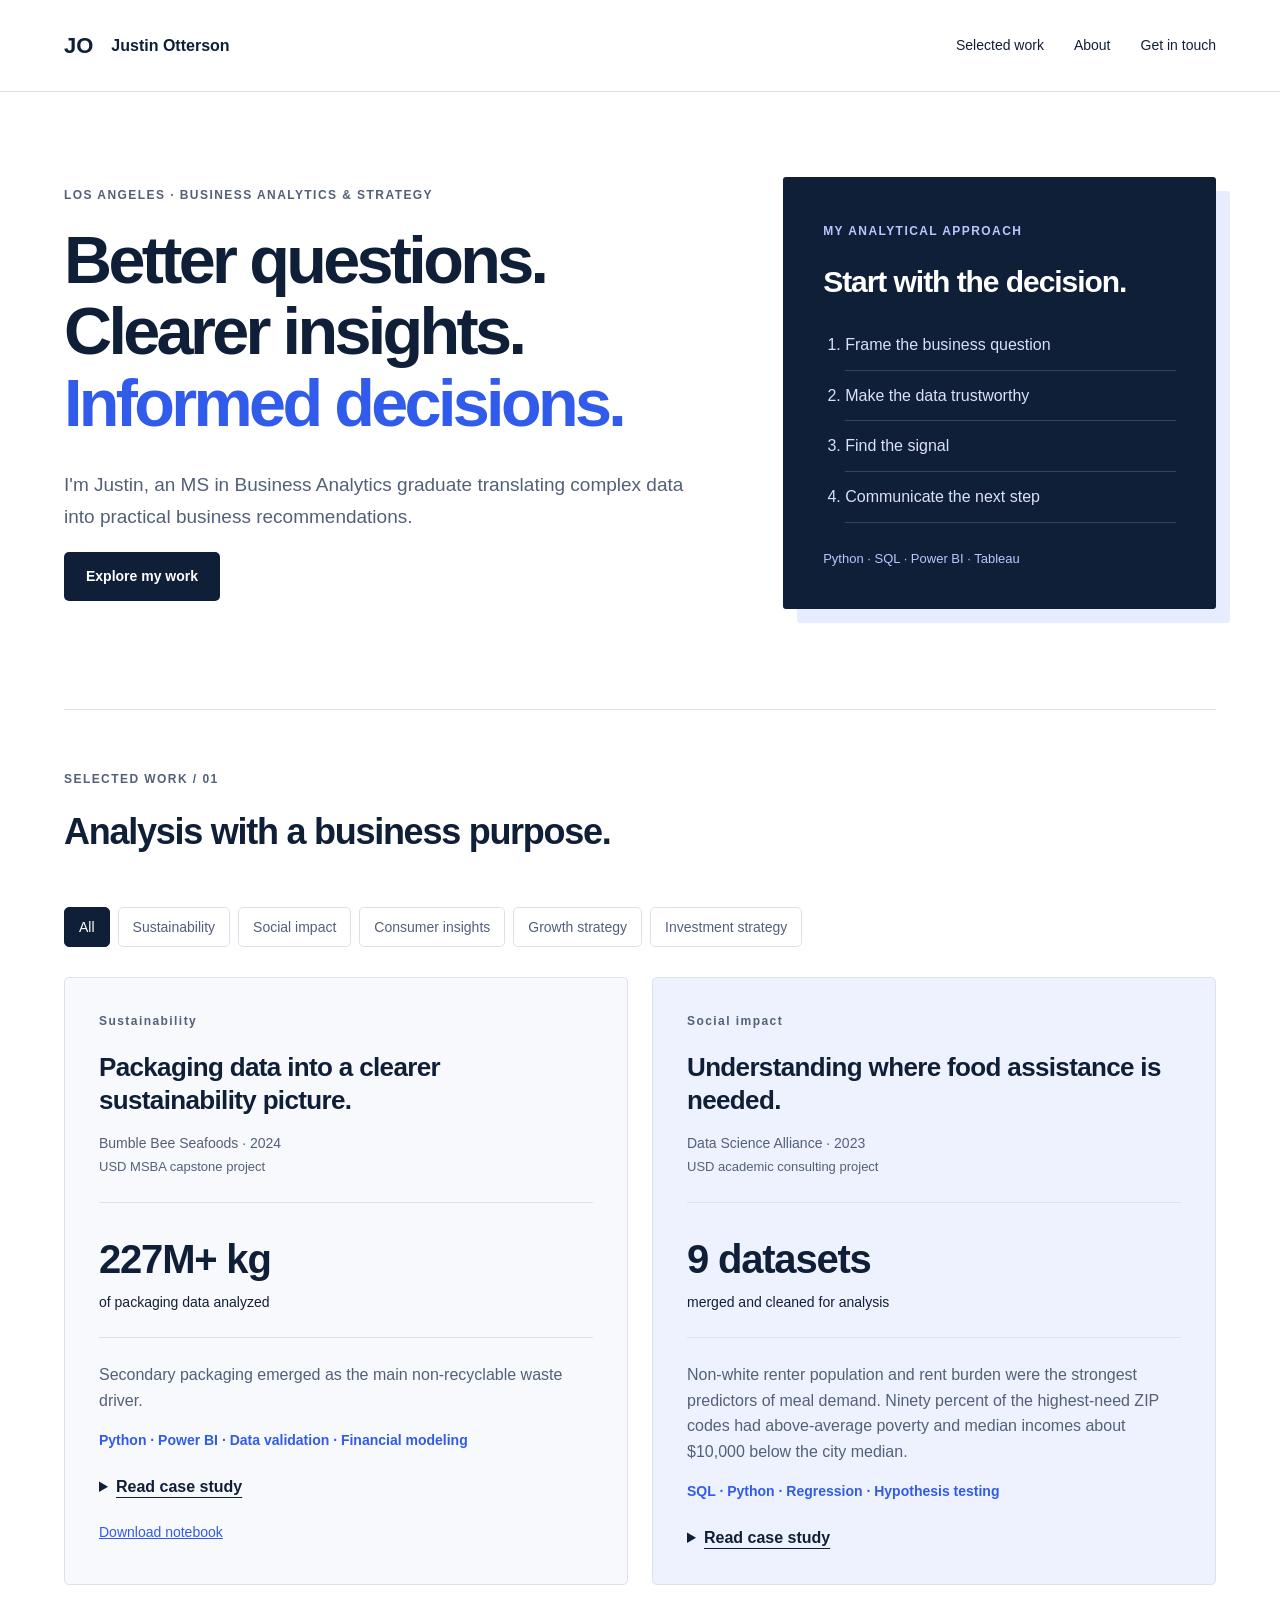
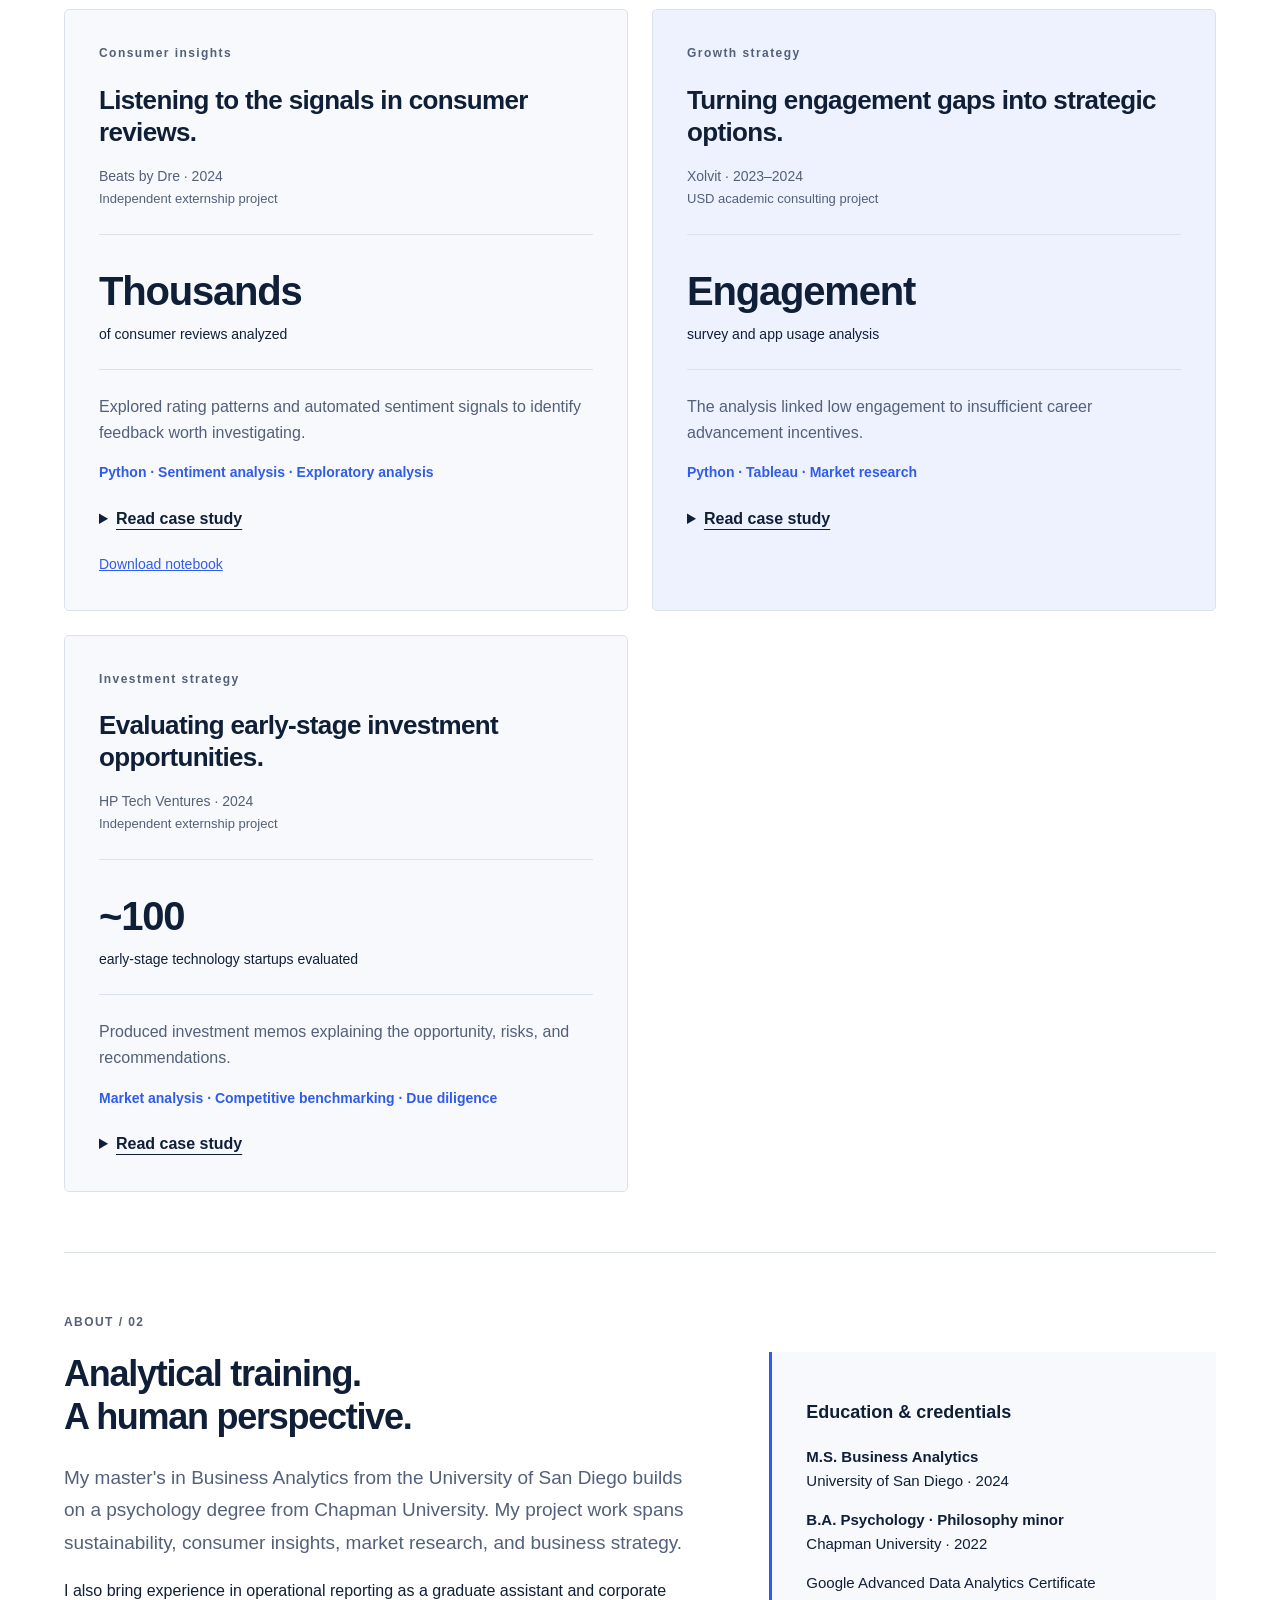
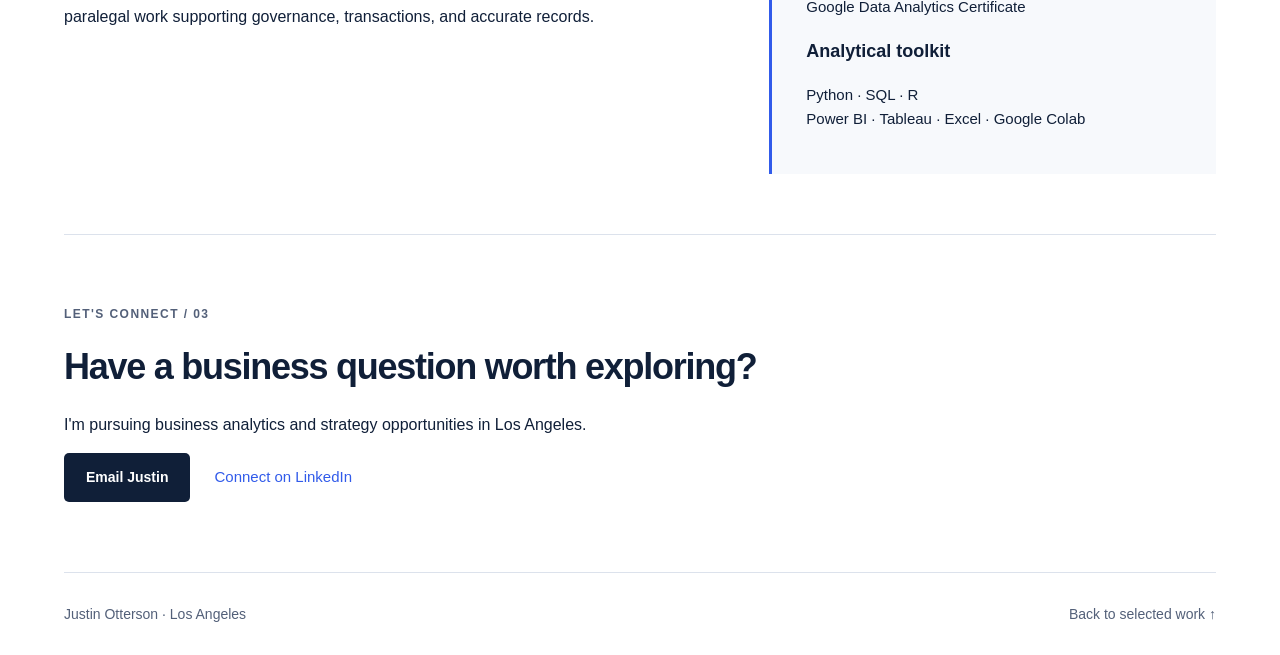
<file: index.html>
<!doctype html><html lang="en"><head><meta charset="utf-8"><meta name="viewport" content="width=device-width,initial-scale=1"><meta name="description" content="Justin Otterson’s business analytics and strategy portfolio: sustainability, consumer insights, social impact, and investment research."><meta name="theme-color" content="#101f38"><title>Justin Otterson | Business Analytics & Strategy</title><link rel="icon" href="./favicon.svg" type="image/svg+xml"><link rel="stylesheet" href="./styles.css"><script src="./site.js" defer></script></head><body><a class="skip-link" href="#work">Skip to selected work</a><header><a class="brand" href="#">JO<span>Justin Otterson</span></a><nav><a href="#work">Selected work</a><a href="#about">About</a><a href="mailto:ottersonjd@gmail.com">Get in touch</a></nav></header><main><section class="hero"><div><p class="eyebrow">LOS ANGELES · BUSINESS ANALYTICS & STRATEGY</p><h1>Better questions.<br/>Clearer insights.<br/><em>Informed decisions.</em></h1><p class="intro">I'm Justin, an MS in Business Analytics graduate translating complex data into practical business recommendations.</p><a class="button" href="#work">Explore my work</a></div><aside class="hero-note"><span class="small">MY ANALYTICAL APPROACH</span><h2>Start with the decision.</h2><ol><li>Frame the business question</li><li>Make the data trustworthy</li><li>Find the signal</li><li>Communicate the next step</li></ol><div class="tools">Python · SQL · Power BI · Tableau</div></aside></section><section id="work"><div class="section-heading"><div><p class="eyebrow">SELECTED WORK / 01</p><h2>Analysis with a business purpose.</h2></div></div><div class="filters" aria-label="Filter projects" hidden><button type="button" data-filter="All" aria-pressed="true" class="active">All</button><button type="button" data-filter="Sustainability" aria-pressed="false" class="">Sustainability</button><button type="button" data-filter="Social impact" aria-pressed="false" class="">Social impact</button><button type="button" data-filter="Consumer insights" aria-pressed="false" class="">Consumer insights</button><button type="button" data-filter="Growth strategy" aria-pressed="false" class="">Growth strategy</button><button type="button" data-filter="Investment strategy" aria-pressed="false" class="">Investment strategy</button></div><p id="filter-status" class="filter-status" aria-live="polite" hidden></p><div class="cards"><article id="bumble-bee" class="card " data-category="Sustainability"><p class="eyebrow">Sustainability</p><h3>Packaging data into a clearer sustainability picture.</h3><p class="context">Bumble Bee Seafoods · 2024<br><span>USD MSBA capstone project</span></p><div class="metric">227M+ kg<span>of packaging data analyzed</span></div><p>Secondary packaging emerged as the main non-recyclable waste driver.</p><p class="skill-list">Python · Power BI · Data validation · Financial modeling</p><details class="case-study"><summary>Read case study</summary><div class="case-section"><h4>Business question</h4><p>Where should packaging recyclability efforts focus across eight global plants?</p></div><div class="case-section"><h4>Approach</h4><p>Compared historic packaging quantities with transformed records in Python and integrated multi-year packaging and sales data in Power BI dashboards to track recyclability KPIs. Contributed to a 10-year energy-efficiency financial model.</p></div><div class="case-section"><h4>Key finding</h4><p>Secondary packaging emerged as the main non-recyclable waste driver.</p></div><div class="case-section"><h4>Recommendation</h4><p>Use the plant-level dashboards to prioritize packaging improvements and evaluate energy-efficiency investment scenarios.</p></div><div class="case-section"><h4>Scope & limitations</h4><p>The $50,000 investment scenario projected a five-year payback and 106.5% ROI. These are modeled outcomes, not realized savings. The attached validation notebook is a documented cleanup of the original method; source datasets are not included and original-data results have not been reproduced.</p></div></details><div class="attachments"><a href="./notebooks/Bumble_Bee_Packaging_Validation.ipynb" download>Download notebook</a></div></article><article id="dsa" class="card blue" data-category="Social impact"><p class="eyebrow">Social impact</p><h3>Understanding where food assistance is needed.</h3><p class="context">Data Science Alliance · 2023<br><span>USD academic consulting project</span></p><div class="metric">9 datasets<span>merged and cleaned for analysis</span></div><p>Non-white renter population and rent burden were the strongest predictors of meal demand. Ninety percent of the highest-need ZIP codes had above-average poverty and median incomes about $10,000 below the city median.</p><p class="skill-list">SQL · Python · Regression · Hypothesis testing</p><details class="case-study"><summary>Read case study</summary><div class="case-section"><h4>Business question</h4><p>Which local characteristics are associated with food bank meal demand?</p></div><div class="case-section"><h4>Approach</h4><p>Merged multi-year demographic, socioeconomic, and food bank datasets using SQL and Python. Applied regression and hypothesis testing.</p></div><div class="case-section"><h4>Key finding</h4><p>Non-white renter population and rent burden were the strongest predictors of meal demand. Ninety percent of the highest-need ZIP codes had above-average poverty and median incomes about $10,000 below the city median.</p></div><div class="case-section"><h4>Recommendation</h4><p>Use geographic need indicators to inform resource allocation.</p></div><div class="case-section"><h4>Scope & limitations</h4><p>The findings describe associations, not causal effects.</p></div></details></article><article id="beats" class="card " data-category="Consumer insights"><p class="eyebrow">Consumer insights</p><h3>Listening to the signals in consumer reviews.</h3><p class="context">Beats by Dre · 2024<br><span>Independent externship project</span></p><div class="metric">Thousands<span>of consumer reviews analyzed</span></div><p>Explored rating patterns and automated sentiment signals to identify feedback worth investigating.</p><p class="skill-list">Python · Sentiment analysis · Exploratory analysis</p><details class="case-study"><summary>Read case study</summary><div class="case-section"><h4>Business question</h4><p>What drives consumer satisfaction, and where are the recurring product pain points?</p></div><div class="case-section"><h4>Approach</h4><p>Used Python sentiment analysis and exploratory data analysis to examine reviews, then translated findings into dashboards and presentations.</p></div><div class="case-section"><h4>Key finding</h4><p>Explored rating patterns and automated sentiment signals to identify feedback worth investigating.</p></div><div class="case-section"><h4>Recommendation</h4><p>Presented final consumer insights directly to senior Beats leadership for product and marketing audiences.</p></div><div class="case-section"><h4>Scope & limitations</h4><p>A solo post-graduation externship project, rather than employment at Beats. No implemented product outcome is claimed. The attached notebook analyzes a reference dataset containing multiple products. Its sentiment percentages must not be treated as Beats-specific findings without verified product filtering. Source data is not bundled; this cleaned copy has not been rerun on the original dataset.</p></div></details><div class="attachments"><a href="./notebooks/Consumer_Review_Analysis.ipynb" download>Download notebook</a></div></article><article id="xolvit" class="card blue" data-category="Growth strategy"><p class="eyebrow">Growth strategy</p><h3>Turning engagement gaps into strategic options.</h3><p class="context">Xolvit · 2023–2024<br><span>USD academic consulting project</span></p><div class="metric">Engagement<span>survey and app usage analysis</span></div><p>The analysis linked low engagement to insufficient career advancement incentives.</p><p class="skill-list">Python · Tableau · Market research</p><details class="case-study"><summary>Read case study</summary><div class="case-section"><h4>Business question</h4><p>What could explain low student engagement, and how could the offering evolve?</p></div><div class="case-section"><h4>Approach</h4><p>Analyzed survey and app usage data with Python and Tableau. Used gap analysis and market research to evaluate strategic options.</p></div><div class="case-section"><h4>Key finding</h4><p>The analysis linked low engagement to insufficient career advancement incentives.</p></div><div class="case-section"><h4>Recommendation</h4><p>Recommended freemium subscription tiers and B2B company plans, presenting to the founding team.</p></div><div class="case-section"><h4>Scope & limitations</h4><p>Recommendations are not claims of implementation or increased revenue.</p></div></details></article><article id="hp" class="card " data-category="Investment strategy"><p class="eyebrow">Investment strategy</p><h3>Evaluating early-stage investment opportunities.</h3><p class="context">HP Tech Ventures · 2024<br><span>Independent externship project</span></p><div class="metric">~100<span>early-stage technology startups evaluated</span></div><p>Produced investment memos explaining the opportunity, risks, and recommendations.</p><p class="skill-list">Market analysis · Competitive benchmarking · Due diligence</p><details class="case-study"><summary>Read case study</summary><div class="case-section"><h4>Business question</h4><p>Which early-stage technology opportunities merit further investment consideration?</p></div><div class="case-section"><h4>Approach</h4><p>Sourced and evaluated startups through market analysis, competitive benchmarking, and financial and business due diligence.</p></div><div class="case-section"><h4>Key finding</h4><p>Produced investment memos explaining the opportunity, risks, and recommendations.</p></div><div class="case-section"><h4>Recommendation</h4><p>Presented an investment memo directly to an HP Tech Ventures Investment Partner.</p></div><div class="case-section"><h4>Scope & limitations</h4><p>An independent post-graduation externship project, rather than employment at HP. No investment return is claimed.</p></div></details></article></div></section><section id="about"><p class="eyebrow">ABOUT / 02</p><div class="about-grid"><div><h2>Analytical training.<br/>A human perspective.</h2><p class="intro">My master's in Business Analytics from the University of San Diego builds on a psychology degree from Chapman University. My project work spans sustainability, consumer insights, market research, and business strategy.</p><p>I also bring experience in operational reporting as a graduate assistant and corporate paralegal work supporting governance, transactions, and accurate records.</p></div><div class="credentials"><h3>Education & credentials</h3><p><strong>M.S. Business Analytics</strong><br/>University of San Diego · 2024</p><p><strong>B.A. Psychology · Philosophy minor</strong><br/>Chapman University · 2022</p><p>Google Advanced Data Analytics Certificate<br/>Google Data Analytics Certificate</p><h3>Analytical toolkit</h3><p>Python · SQL · R<br/>Power BI · Tableau · Excel · Google Colab</p></div></div></section><section class="contact"><p class="eyebrow">LET'S CONNECT / 03</p><h2>Have a business question worth exploring?</h2><p>I'm pursuing business analytics and strategy opportunities in Los Angeles.</p><a class="button" href="mailto:ottersonjd@gmail.com">Email Justin</a><a class="secondary-link" href="https://www.linkedin.com/in/ottersonjustin" target="_blank" rel="noreferrer">Connect on LinkedIn</a></section></main><footer><span>Justin Otterson · Los Angeles</span><a href="#work">Back to selected work ↑</a></footer></body></html>
</file>
<file: styles.css>
:root{--navy:#101f38;--blue:#315bea;--line:#dce2ec;--muted:#536079}*{box-sizing:border-box}html{scroll-behavior:smooth;scroll-padding-top:100px}body{margin:0;color:var(--navy);background:#fff;font-family:Arial,Helvetica,sans-serif;font-size:16px;line-height:1.6}a{color:inherit;text-decoration:none}button,input,select,textarea{font:inherit}button,a,input,textarea,select{outline-offset:5px}header{max-width:1320px;margin:auto;padding:28px 5%;display:flex;align-items:center;justify-content:space-between;border-bottom:1px solid var(--line)}.brand{font-size:22px;font-weight:800;display:flex;gap:18px;align-items:center}.brand span{font-size:16px;font-weight:600}nav{display:flex;gap:30px;font-size:14px}nav a:hover{color:var(--blue)}main{max-width:1320px;margin:auto;padding:0 5%}.hero{display:grid;grid-template-columns:1.5fr 1fr;gap:70px;align-items:center;padding:85px 0 100px}.eyebrow,.small{font-size:12px;font-weight:700;letter-spacing:.12em}.eyebrow{color:var(--muted);margin:0 0 20px}h1{font-size:clamp(44px,5.2vw,72px);letter-spacing:-.055em;line-height:1.07;margin:0 0 30px;font-weight:700}h1 em{color:var(--blue);font-style:normal}.intro{font-size:19px;line-height:1.7;color:var(--muted);max-width:640px}.button,button{display:inline-block;background:var(--navy);color:#fff;border:0;padding:13px 22px;border-radius:5px;cursor:pointer;font-size:14px;font-weight:600}.button:hover,button:hover{background:var(--blue)}.hero-note{padding:40px;background:var(--navy);color:#fff;box-shadow:14px 14px 0 #e7edff;border-radius:3px}.hero-note h2{font-size:30px;line-height:1.25;margin:20px 0}.hero-note .small{color:#b6c7ff}.hero-note ol{padding-left:22px;color:#d9e1f4}.hero-note li{padding:12px 0;border-bottom:1px solid #35435b}.tools{font-size:13px;margin-top:26px;color:#b6c7ff}section{padding:60px 0;border-bottom:1px solid var(--line)}h2{font-size:36px;line-height:1.2;letter-spacing:-.035em;margin:0 0 24px}.section-heading{display:flex;justify-content:space-between;align-items:center;gap:24px;margin-bottom:30px}.cards{display:grid;grid-template-columns:1fr 1fr;gap:24px}.card{border:1px solid var(--line);padding:34px;background:#f7f9fc;border-radius:5px}.card.blue{background:#eef2ff}.card h3{font-size:26px;line-height:1.25;letter-spacing:-.025em;margin:0 0 16px}.card p{color:var(--muted)}.metric{font-size:40px;font-weight:700;letter-spacing:-.03em;padding:24px 0;border-top:1px solid var(--line);border-bottom:1px solid var(--line);margin:24px 0}.metric span{display:block;font-size:14px;font-weight:400;letter-spacing:0}footer{max-width:1320px;margin:auto;padding:30px 5%;display:flex;justify-content:space-between;font-size:14px;color:var(--muted)}@media(max-width:800px){header{padding:20px 5%}.brand span{display:none}nav{gap:16px;font-size:13px}.hero{grid-template-columns:1fr;gap:45px;padding:55px 0}.hero-note{padding:28px}.cards{grid-template-columns:1fr}h2{font-size:30px}.section-heading{align-items:flex-start;flex-direction:column}section{padding:45px 0}}
.filters{display:flex;flex-wrap:wrap;gap:8px;margin-bottom:30px}.filters button{background:#fff;color:var(--muted);border:1px solid var(--line);padding:8px 14px;font-weight:400}.filters button.active{background:var(--navy);color:#fff;border-color:var(--navy)}.context{font-size:14px}.context span{font-size:13px}.skill-list{font-size:14px;font-weight:600;color:var(--blue)!important}.text-button{background:none;color:var(--navy);padding:0;font-size:14px;text-decoration:underline;text-underline-offset:5px}.text-button:hover{background:none;color:var(--blue)}.card-actions,.attachments{display:flex;flex-wrap:wrap;gap:20px;margin-top:22px}.attachments a:not(.button){font-size:14px;color:var(--blue);text-decoration:underline}.about-grid{display:grid;grid-template-columns:1.4fr 1fr;gap:80px}.credentials{padding:28px 34px;border-left:3px solid var(--blue);background:#f7f9fc}.credentials h3{font-size:18px}.credentials p{font-size:15px}.secondary-link{display:inline-block;margin-left:24px;color:var(--blue);font-size:15px}.contact{padding:70px 0}.alert{padding:18px;background:#fff0e8;border:1px solid #dec3b0;border-radius:5px}dialog{color:var(--navy);background:#fff;border:0;border-radius:8px;padding:40px;width:min(850px,calc(100% - 32px));max-height:90vh;box-shadow:0 30px 100px #101f3855}dialog::backdrop{background:#101f38b8;backdrop-filter:blur(3px)}.close{display:block;margin:0 0 20px auto;padding:8px 16px}.case-section{border-top:1px solid var(--line);padding:18px 0}.case-section h3{font-size:17px;margin:0 0 8px}.case-section p{margin:0;color:var(--muted)}.form-grid{display:grid;grid-template-columns:1fr 1fr;gap:20px}.form-grid label{display:block;font-size:14px;font-weight:600}.form-grid .wide{grid-column:1/-1}input,textarea,select{width:100%;display:block;border:1px solid #b1bfd2;border-radius:4px;margin-top:6px;padding:10px;color:var(--navy);background:#fff;font-size:16px}textarea{resize:vertical}.upload{padding:20px;background:#eef2ff;border:1px dashed #7d98dc;border-radius:5px}.upload span{display:block;font-size:13px;font-weight:400;margin-top:12px}button:disabled{cursor:wait;opacity:.6}@media(max-width:800px){.about-grid{grid-template-columns:1fr;gap:30px}.form-grid{grid-template-columns:1fr}.form-grid label{grid-column:1/-1}dialog{padding:24px}.secondary-link{display:block;margin:20px 0 0}.metric{font-size:34px}.card{padding:26px}}

[hidden]{display:none!important}.skip-link{position:absolute;left:1rem;top:-100px;z-index:10;background:white;padding:12px}.skip-link:focus{top:1rem}.case-study{margin-top:22px}.case-study summary{cursor:pointer;font-weight:600;text-decoration:underline;text-underline-offset:5px}.case-study[open] summary{margin-bottom:20px}.case-study h4{font-size:17px;margin:0 0 8px}.case-study .case-section{padding:16px 0}.case-study p{font-size:15px}.filter-status{font-size:14px;color:var(--muted)}@media(prefers-reduced-motion:reduce){html{scroll-behavior:auto}}
</file>
